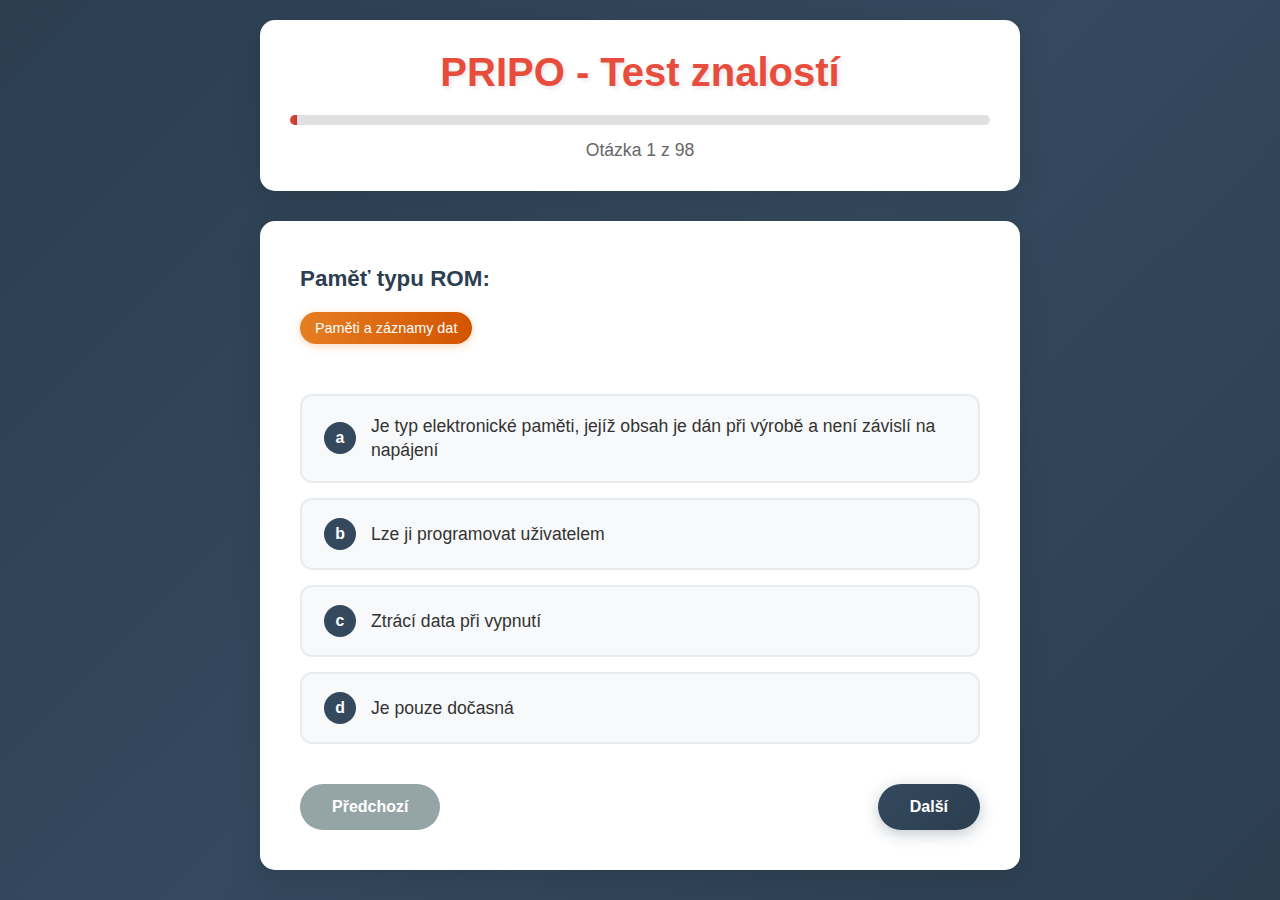
<file: index.html>
<!DOCTYPE html>
<html lang="cs">
<head>
    <meta charset="UTF-8">
    <meta name="viewport" content="width=device-width, initial-scale=1.0">
    <title>PRIPO Quiz</title>
    <link rel="stylesheet" href="style.css">
</head>
<body>
    <div class="container">
        <header>
            <h1>PRIPO - Test znalostí</h1>
            <div class="progress-bar">
                <div class="progress" id="progress"></div>
            </div>
            <div class="question-counter">
                Otázka <span id="current-question">1</span> z <span id="total-questions">98</span>
            </div>
        </header>

        <main>
            <div class="quiz-container" id="quiz-container">
                <div class="question-section">
                    <h2 id="question-title">Načítání otázky...</h2>
                    <div class="question-category" id="question-category"></div>
                </div>

                <div class="answers-section" id="answers-section">
                    <!-- Answers will be dynamically generated here -->
                </div>

                <div class="navigation">
                    <button id="prev-btn" class="nav-btn" disabled>Předchozí</button>
                    <button id="next-btn" class="nav-btn">Další</button>
                    <button id="finish-btn" class="nav-btn finish-btn" style="display: none;">Dokončit test</button>
                </div>
            </div>

            <div class="results-container" id="results-container" style="display: none;">
                <h2>Výsledky testu</h2>
                <div class="score-display">
                    <div class="score-circle">
                        <span id="final-score">0%</span>
                    </div>
                </div>
                <div class="score-details">
                    <p>Správných odpovědí: <span id="correct-answers">0</span> z <span id="total-answered">0</span></p>
                    <p>Celkový počet otázek: <span id="total-questions-result">98</span></p>
                </div>
                <button id="restart-btn" class="nav-btn">Začít znovu</button>
                <button id="review-btn" class="nav-btn">Zkontrolovat odpovědi</button>
            </div>

            <div class="review-container" id="review-container" style="display: none;">
                <h2>Přehled odpovědí</h2>
                <div id="review-content"></div>
                <button id="back-to-results-btn" class="nav-btn">Zpět k výsledkům</button>
            </div>
        </main>
    </div>

    <script src="questions.js"></script>
    <script src="script.js"></script>
</body>
</html>
</file>
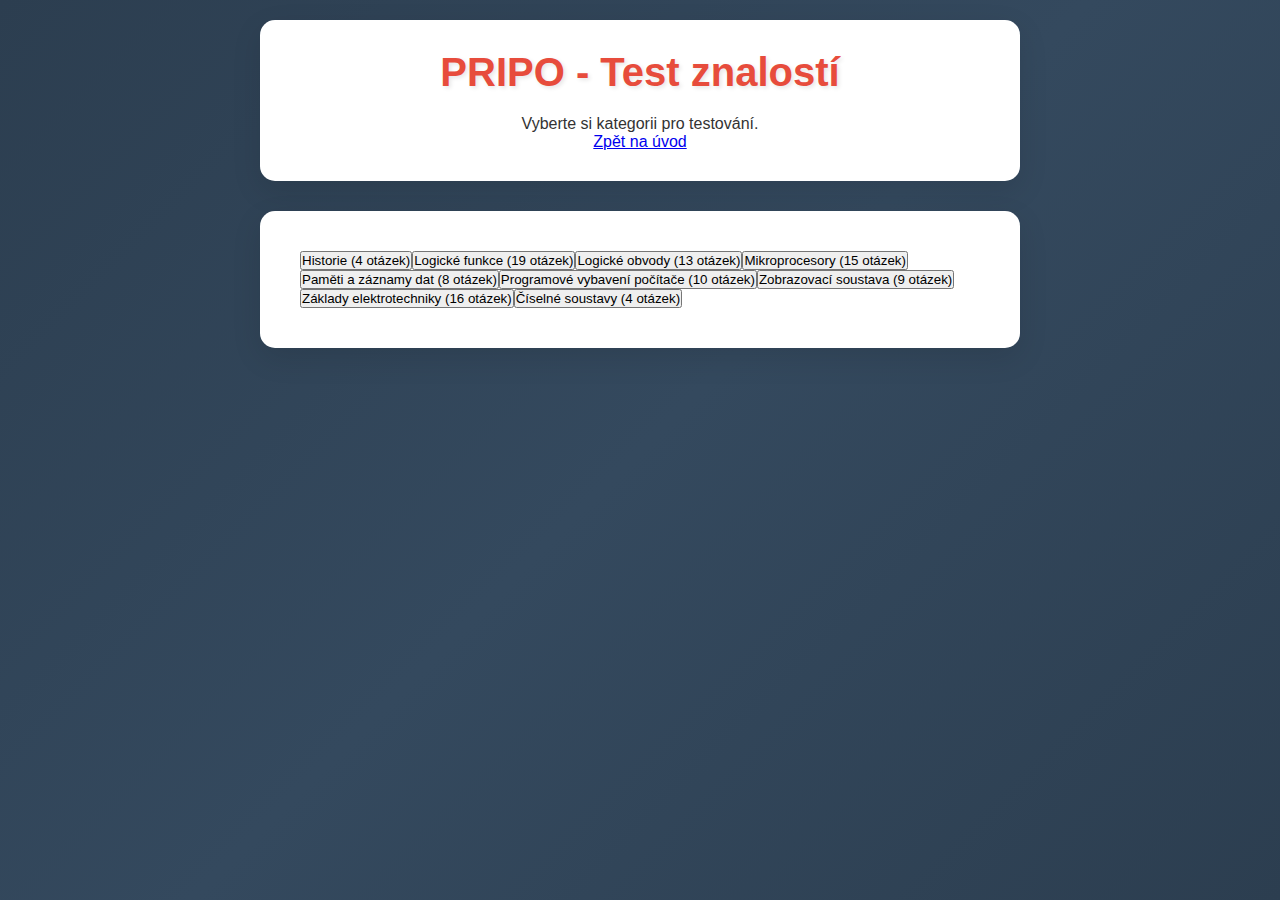
<file: kategorie.html>
<!DOCTYPE html>
<html lang="cs">
<head>
    <meta charset="UTF-8">
    <meta name="viewport" content="width=device-width, initial-scale=1.0">
    <title>PRIPO Quiz - Kategorie</title>
    <link rel="stylesheet" href="style.css">
</head>
<body>
    <div class="container">
        <header>
            <h1>PRIPO - Test znalostí</h1>
            <p>Vyberte si kategorii pro testování.</p>
            <a href="index.html" class="back-btn">Zpět na úvod</a>
        </header>

        <main>
            <div id="categories-section">
                <div class="categories-container" id="categories-container">
                    <!-- Kategorie budou dynamicky generovány zde -->
                    <p>Načítání kategorií...</p>
                </div>
            </div>

            <div class="quiz-container" id="quiz-container" style="display: none;">
                <div class="question-section">
                    <h2 id="question-title">Načítání otázky...</h2>
                    <div class="question-category" id="question-category"></div>
                </div>

                <div class="answers-section" id="answers-section">
                    <!-- Answers will be dynamically generated here -->
                </div>

                <div class="navigation">
                    <button id="prev-btn" class="nav-btn" disabled>Předchozí</button>
                    <button id="next-btn" class="nav-btn">Další</button>
                    <button id="finish-btn" class="nav-btn finish-btn" style="display: none;">Dokončit test</button>
                </div>
            </div>

            <div class="results-container" id="results-container" style="display: none;">
                <h2>Výsledky testu</h2>
                <div class="score-display">
                    <div class="score-circle">
                        <span id="final-score">0%</span>
                    </div>
                </div>
                <div class="score-details">
                    <p>Správných odpovědí: <span id="correct-answers">0</span> z <span id="total-answered">0</span></p>
                    <p>Celkový počet otázek: <span id="total-questions-result">0</span></p>
                </div>
                <button id="restart-btn" class="nav-btn">Začít znovu</button>
                <button id="review-btn" class="nav-btn">Zkontrolovat odpovědi</button>
                <button id="back-to-categories-btn" class="nav-btn">Zpět k kategoriím</button>
            </div>

            <div class="review-container" id="review-container" style="display: none;">
                <h2>Přehled odpovědí</h2>
                <div id="review-content"></div>
                <button id="back-to-results-btn" class="nav-btn">Zpět k výsledkům</button>
                <button id="back-to-categories-review-btn" class="nav-btn">Zpět k kategoriím</button>
            </div>
        </main>
    </div>

    <script src="questions.js"></script>
    <script src="script.js"></script>
    <script>
        document.addEventListener('DOMContentLoaded', function() {
            const categoriesContainer = document.getElementById('categories-container');
            const categoriesSection = document.getElementById('categories-section');
            const quizContainer = document.getElementById('quiz-container');
            const resultsContainer = document.getElementById('results-container');
            const reviewContainer = document.getElementById('review-container');
            
            let selectedCategory = null;
            let filteredQuestions = [];

            // Seskupit otázky podle kategorie
            const categoryMap = {};
            questions.forEach(question => {
                const cat = question.category;
                if (!categoryMap[cat]) {
                    categoryMap[cat] = 0;
                }
                categoryMap[cat]++;
            });

            // Vygenerovat tlačítka kategorií
            categoriesContainer.innerHTML = '';
            Object.keys(categoryMap).sort().forEach(category => {
                const count = categoryMap[category];
                const btn = document.createElement('button');
                btn.className = 'category-btn';
                btn.textContent = `${category} (${count} otázek)`;
                btn.addEventListener('click', function() {
                    selectedCategory = category;
                    filteredQuestions = questions.filter(q => q.category === category);
                    categoriesSection.style.display = 'none';
                    quizContainer.style.display = 'block';
                    
                    // Inicializovat quiz s filtrovанными otázkami
                    if (typeof initQuiz === 'function') {
                        initQuiz(filteredQuestions);  // Předpokládá, že script.js má funkci initQuiz(questions)
                    } else {
                        // Pokud initQuiz není definováno, použij standardní inicializaci (uprav podle script.js)
                        currentQuestionIndex = 0;
                        totalQuestions = filteredQuestions.length;
                        loadQuestion();
                        updateProgress();
                        updateQuestionCounter();
                    }
                });
                categoriesContainer.appendChild(btn);
            });

            if (Object.keys(categoryMap).length === 0) {
                categoriesContainer.innerHTML = '<p>Žádné kategorie nenalezeny.</p>';
            }

            // Přidat event listenery pro zpět tlačítka
            document.getElementById('back-to-categories-btn').addEventListener('click', function() {
                resultsContainer.style.display = 'none';
                categoriesSection.style.display = 'block';
                quizContainer.style.display = 'none';
                selectedCategory = null;
                filteredQuestions = [];
            });

            document.getElementById('back-to-categories-review-btn').addEventListener('click', function() {
                reviewContainer.style.display = 'none';
                categoriesSection.style.display = 'block';
                quizContainer.style.display = 'none';
                selectedCategory = null;
                filteredQuestions = [];
            });
        });
    </script>
</body>
</html>
</file>
<file: style.css>
* {
    margin: 0;
    padding: 0;
    box-sizing: border-box;
}

body {
    font-family: 'Segoe UI', Tahoma, Geneva, Verdana, sans-serif;
    background: linear-gradient(135deg, #2c3e50 0%, #34495e 50%, #2c3e50 100%);
    min-height: 100vh;
    color: #333;
}

.container {
    max-width: 800px;
    margin: 0 auto;
    padding: 20px;
}

header {
    background: white;
    border-radius: 15px;
    padding: 30px;
    margin-bottom: 30px;
    box-shadow: 0 10px 30px rgba(0, 0, 0, 0.1);
    text-align: center;
}

h1 {
    color: #e74c3c;
    font-size: 2.5em;
    margin-bottom: 20px;
    font-weight: 700;
    text-shadow: 2px 2px 4px rgba(0,0,0,0.1);
}

.progress-bar {
    width: 100%;
    height: 10px;
    background-color: #e0e0e0;
    border-radius: 5px;
    overflow: hidden;
    margin-bottom: 15px;
}

.progress {
    height: 100%;
    background: linear-gradient(90deg, #e74c3c, #c0392b);
    width: 0%;
    transition: width 0.3s ease;
}

.question-counter {
    font-size: 1.1em;
    color: #666;
    font-weight: 500;
}

main {
    background: white;
    border-radius: 15px;
    padding: 40px;
    box-shadow: 0 10px 30px rgba(0, 0, 0, 0.1);
}

.question-section {
    margin-bottom: 30px;
}

.question-category {
    background: linear-gradient(90deg, #e67e22, #d35400);
    color: white;
    padding: 8px 15px;
    border-radius: 20px;
    display: inline-block;
    font-size: 0.9em;
    font-weight: 500;
    margin-bottom: 20px;
    box-shadow: 0 2px 8px rgba(230, 126, 34, 0.3);
}

#question-title {
    font-size: 1.4em;
    line-height: 1.6;
    color: #2c3e50;
    margin-bottom: 15px;
}

.answers-section {
    margin-bottom: 40px;
    display: flex;
    flex-direction: column;
    gap: 15px;
}

.answer-option {
    background: #f8f9fa;
    border: 2px solid #e9ecef;
    border-radius: 12px;
    padding: 18px 22px;
    margin-bottom: 0;
    cursor: pointer;
    transition: all 0.4s ease;
    display: flex;
    align-items: center;
    font-size: 1.1em;
    position: relative;
    overflow: hidden;
    width: 100%;
    box-sizing: border-box;
}

.answer-option::before {
    content: '';
    position: absolute;
    top: 0;
    left: -100%;
    width: 100%;
    height: 100%;
    background: linear-gradient(90deg, transparent, rgba(255,255,255,0.2), transparent);
    transition: left 0.5s;
}

.answer-option:hover::before {
    left: 100%;
}

.answer-option:hover {
    background: #ecf0f1;
    border-color: #95a5a6;
    transform: translateY(-3px);
    box-shadow: 0 8px 25px rgba(149, 165, 166, 0.2);
}

.answer-option.selected {
    background: #3498db;
    color: white;
    border-color: #2980b9;
    transform: translateY(-3px);
    box-shadow: 0 8px 25px rgba(52, 152, 219, 0.4);
}

.answer-option.correct {
    background: #27ae60;
    color: white;
    border-color: #229954;
    animation: correctPulse 0.6s ease-in-out;
}

.answer-option.incorrect {
    background: #e74c3c;
    color: white;
    border-color: #c0392b;
    animation: incorrectShake 0.6s ease-in-out;
}

.answer-option.correct-answer {
    background: #2ecc71;
    border-color: #27ae60;
    color: white;
    animation: correctShow 0.8s ease-in-out;
}

.answer-option.disabled {
    pointer-events: none;
    opacity: 0.7;
}

@keyframes correctPulse {
    0% { transform: scale(1) translateY(-3px); }
    50% { transform: scale(1.05) translateY(-3px); }
    100% { transform: scale(1) translateY(-3px); }
}

@keyframes incorrectShake {
    0%, 100% { transform: translateX(0) translateY(-3px); }
    25% { transform: translateX(-5px) translateY(-3px); }
    75% { transform: translateX(5px) translateY(-3px); }
}

@keyframes correctShow {
    0% { opacity: 0.5; transform: scale(0.95) translateY(-3px); }
    100% { opacity: 1; transform: scale(1) translateY(-3px); }
}

.answer-label {
    font-weight: 600;
    margin-right: 15px;
    min-width: 32px;
    height: 32px;
    background: #34495e;
    color: white;
    border-radius: 50%;
    display: flex;
    align-items: center;
    justify-content: center;
    font-size: 0.9em;
    transition: all 0.3s ease;
}

.selected .answer-label, .correct .answer-label, .incorrect .answer-label, .correct-answer .answer-label {
    background: rgba(255, 255, 255, 0.2);
    color: white;
}

.answer-text {
    flex: 1;
    line-height: 1.4;
}

.navigation {
    display: flex;
    justify-content: space-between;
    gap: 15px;
}

.nav-btn {
    background: linear-gradient(135deg, #34495e, #2c3e50);
    color: white;
    border: none;
    padding: 14px 32px;
    border-radius: 25px;
    font-size: 1em;
    font-weight: 600;
    cursor: pointer;
    transition: all 0.3s ease;
    box-shadow: 0 4px 15px rgba(52, 73, 94, 0.3);
    position: relative;
    overflow: hidden;
}

.nav-btn::before {
    content: '';
    position: absolute;
    top: 0;
    left: -100%;
    width: 100%;
    height: 100%;
    background: linear-gradient(90deg, transparent, rgba(255,255,255,0.2), transparent);
    transition: left 0.5s;
}

.nav-btn:hover::before {
    left: 100%;
}

.nav-btn:hover:not(:disabled) {
    transform: translateY(-3px);
    box-shadow: 0 8px 25px rgba(52, 73, 94, 0.4);
}

.nav-btn:disabled {
    background: #95a5a6;
    cursor: not-allowed;
    box-shadow: none;
    transform: none;
}

.finish-btn {
    background: linear-gradient(135deg, #27ae60, #229954);
}

.finish-btn:hover {
    box-shadow: 0 8px 25px rgba(39, 174, 96, 0.4);
}

.results-container, .review-container {
    text-align: center;
}

.results-container h2, .review-container h2 {
    color: #e74c3c;
    font-size: 2.2em;
    margin-bottom: 30px;
    text-shadow: 2px 2px 4px rgba(0,0,0,0.1);
}

.score-display {
    margin: 40px 0;
}

.score-circle {
    width: 150px;
    height: 150px;
    border-radius: 50%;
    background: linear-gradient(135deg, #e74c3c, #c0392b);
    display: flex;
    align-items: center;
    justify-content: center;
    margin: 0 auto;
    box-shadow: 0 10px 30px rgba(231, 76, 60, 0.3);
    position: relative;
    overflow: hidden;
}

.score-circle::before {
    content: '';
    position: absolute;
    top: -50%;
    left: -50%;
    width: 200%;
    height: 200%;
    background: linear-gradient(45deg, transparent, rgba(255,255,255,0.1), transparent);
    animation: shimmer 3s infinite;
}

@keyframes shimmer {
    0% { transform: rotate(0deg); }
    100% { transform: rotate(360deg); }
}

#final-score {
    font-size: 2.5em;
    font-weight: 700;
    color: white;
    position: relative;
    z-index: 1;
}

.score-details {
    margin: 30px 0;
    font-size: 1.2em;
    color: #666;
}

.score-details p {
    margin: 10px 0;
}

.review-content {
    text-align: left;
    max-height: 60vh;
    overflow-y: auto;
    padding: 20px;
    background: #f8f9fa;
    border-radius: 10px;
    margin-bottom: 30px;
}

.review-question {
    background: white;
    border-radius: 12px;
    padding: 24px;
    margin-bottom: 20px;
    border-left: 5px solid #e67e22;
    box-shadow: 0 4px 15px rgba(0,0,0,0.1);
    transition: all 0.3s ease;
}

.review-question:hover {
    transform: translateY(-2px);
    box-shadow: 0 6px 20px rgba(0,0,0,0.15);
}

.review-question.incorrect {
    border-left-color: #e74c3c;
}

.review-question h4 {
    color: #2c3e50;
    margin-bottom: 15px;
    line-height: 1.4;
}

.review-answer {
    margin: 8px 0;
    padding: 8px 12px;
    border-radius: 5px;
}

.review-answer.user-incorrect {
    background: #ffebee;
    color: #c62828;
    border: 1px solid #e57373;
}

.review-answer.correct {
    background: #e8f5e8;
    color: #2e7d32;
    border: 1px solid #81c784;
}

.true-false-options {
    display: flex;
    flex-direction: column;
    gap: 15px;
}

.true-false-options .answer-option {
    flex: none;
    min-width: auto;
    width: 100%;
    justify-content: center;
    font-size: 1.2em;
    font-weight: 600;
}

@media (max-width: 768px) {
    .container {
        padding: 15px;
    }

    header {
        padding: 20px;
    }

    h1 {
        font-size: 2em;
    }

    main {
        padding: 25px;
    }

    #question-title {
        font-size: 1.2em;
    }

    .answer-option {
        padding: 12px 15px;
        font-size: 1em;
    }

    .nav-btn {
        padding: 10px 20px;
        font-size: 0.9em;
    }

    .navigation {
        flex-direction: column;
        gap: 10px;
    }

    .true-false-options {
        flex-direction: column;
        gap: 15px;
    }

    .true-false-options .answer-option {
        min-width: auto;
        width: 100%;
    }

    .score-circle {
        width: 120px;
        height: 120px;
    }

    #final-score {
        font-size: 2em;
    }
}
</file>
